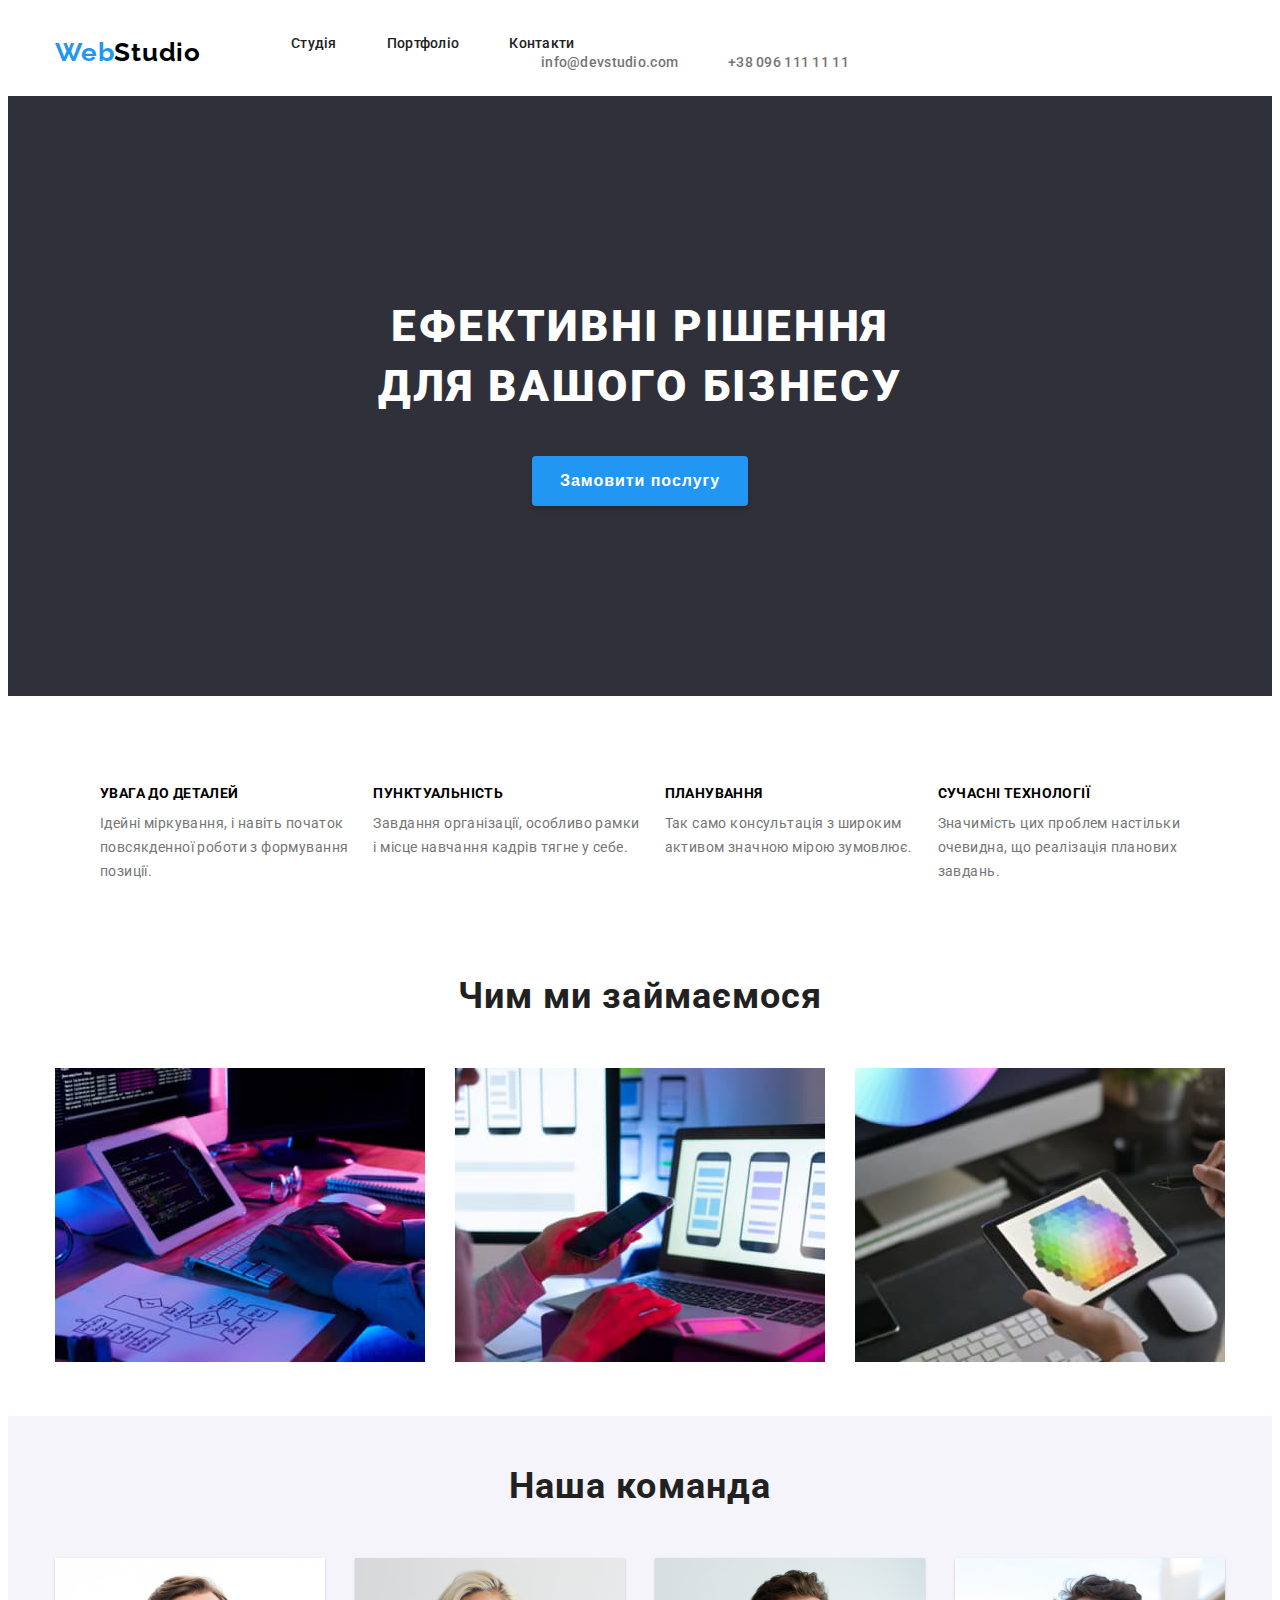
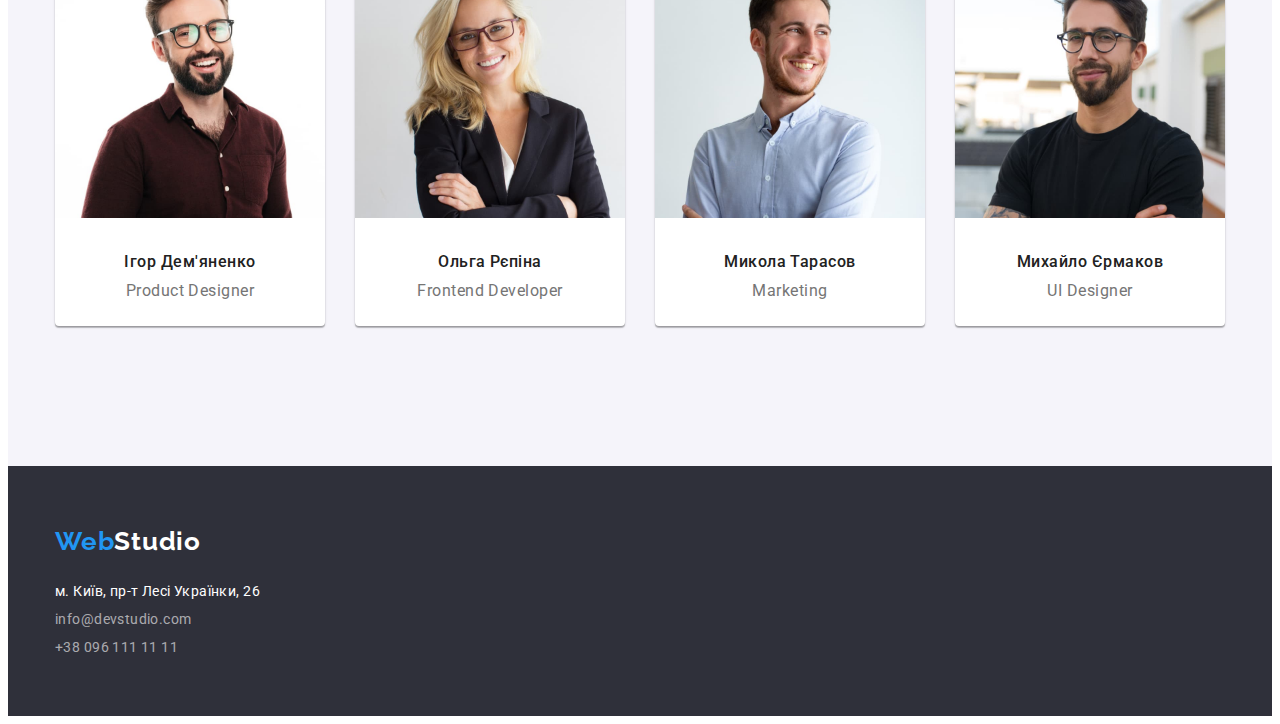
<file: index.html>
<!DOCTYPE html>
<html lang="uk">
  <head>
    <meta charset="UTF-8" />
    <meta http-equiv="X-UA-Compatible" content="IE=edge" />
    <meta name="viewport" content="width=device-width, initial-scale=1.0" />
    <title>WebStudio</title>
    <link rel="stylesheet" href="./css/styles.css" />
    <link rel="preconnect" href="https://fonts.googleapis.com" />
    <link rel="preconnect" href="https://fonts.gstatic.com" crossorigin />
    <link
      href="https://fonts.googleapis.com/css2?family=Raleway:wght@700&family=Roboto:wght@400;500;700;900&display=swap"
      rel="stylesheet"
    />
  </head>
  <body>
    <header class="page-header">
      <div class="container-header">
        <a class="header-logo" href="./index.html"
          ><span style="color: #2196f3">Web</span>Studio</a
        >
        <nav>
          <ul class="header-nav">
            <li class="header-li list">
              <a class="header-link" href="./index.html">Студія</a>
            </li>
            <li class="header-li list">
              <a class="header-link" href="./portfolio.html">Портфоліо</a>
            </li>
            <li class="header-li list">
              <a class="header-link" href="#contacts">Контакти</a>
            </li>
          </ul>
          <ul class="header-contacts">
            <li class="header-contacts-li list">
              <a class="header-contacts-link" href="mailto:info@devstudio.com"
                >info@devstudio.com</a
              >
            </li>
            <li class="header-contacts-li list">
              <a class="header-contacts-link" href="tel:+380961111111"
                >+38 096 111 11 11</a
              >
            </li>
          </ul>
        </nav>
      </div>
    </header>
    <main>
      <div class="container-main">
        <section class="main-section">
          <h1>
            Ефективні рішення<br />
            для вашого бізнесу
          </h1>
          <button class="main-button" type="button">Замовити послугу</button>
        </section>
      </div>
      <section class="features-section">
        <h2 class="visually-hidden">Наші особливості</h2>
        <ul class="features-section-ul">
          <li class="features-section-li list">
            <h3>Увага до деталей</h3>
            <p>
              Ідейні міркування, і навіть початок<br />
              повсякденної роботи з формування<br />
              позиції.
            </p>
          </li>
          <li class="features-section-li list">
            <h3>Пунктуальність</h3>
            <p>
              Завдання організації, особливо рамки<br />
              і місце навчання кадрів тягне у себе.
            </p>
          </li>
          <li class="features-section-li list">
            <h3>Планування</h3>
            <p>
              Так само консультація з широким<br />
              активом значною мірою зумовлює.
            </p>
          </li>
          <li class="features-section-li list">
            <h3>Сучасні технології</h3>
            <p>
              Значимість цих проблем настільки<br />
              очевидна, що реалізація планових<br />
              завдань.
            </p>
          </li>
        </ul>
      </section>
      <section class="img-items">
        <h2>Чим ми займаємося</h2>
        <ul class="img-ul list">
          <li>
            <img
              src="./images/img1.jpg"
              alt="Зображення компьютеру планшету та клавіатури"
              width="370"
            />
          </li>
          <li>
            <img
              src="./images/img2.jpg"
              alt="Зображення телефону та екрану компьютера"
              width="370"
            />
          </li>
          <li>
            <img
              src="./images/img3.jpg"
              alt="Зображення планшету"
              width="370"
            />
          </li>
        </ul>
      </section>
      <section class="team-section">
        <h2>Наша команда</h2>
        <ul class="team-section-ul">
          <li class="team-section-li list">
            <img
              src="./images/img4.jpg"
              alt="Фото Ігорф Дем'яненко"
              width="270"
            />
            <h3>Ігор Дем'яненко</h3>
            <p>Product Designer</p>
          </li>
          <li class="team-section-li list">
            <img src="./images/img5.jpg" alt="Фото Ольги Рєпіної" width="270" />
            <h3>Ольга Рєпіна</h3>
            <p>Frontend Developer</p>
          </li>
          <li class="team-section-li list">
            <img
              src="./images/img6.jpg"
              alt="Фото Миколи Тарасова"
              width="270"
            />
            <h3>Микола Тарасов</h3>
            <p>Marketing</p>
          </li>
          <li class="team-section-li list">
            <img
              src="./images/img7.jpg"
              alt="Фото Михайла Єрмакова"
              width="270"
            />
            <h3>Михайло Єрмаков</h3>
            <p>UI Designer</p>
          </li>
        </ul>
      </section>
    </main>
    <footer>
      <div class="container-footer">
        <a class="logo-footer" href="./index.html"
          ><span style="color: #2196f3">Web</span>Studio</a
        >
        <address>
          <ul class="footer-ul" id="contacts">
            <li class="footer-li list">
              <a
                class="footer-address"
                href="https://goo.gl/maps/fCmVy85zuMWWHmQd8"
                target="_blank"
                rel="noopener noreferrer nofollow"
                >м. Київ, пр-т Лесі Українки, 26</a
              >
            </li>
            <li class="footer-li list">
              <a class="footer-link" href="mailto:info@devstudio.com"
                >info@devstudio.com</a
              >
            </li>
            <li class="footer-li list">
              <a class="footer-link" href="tel:+380961111111"
                >+38 096 111 11 11</a
              >
            </li>
          </ul>
        </address>
      </div>
    </footer>
  </body>
</html>
</file>
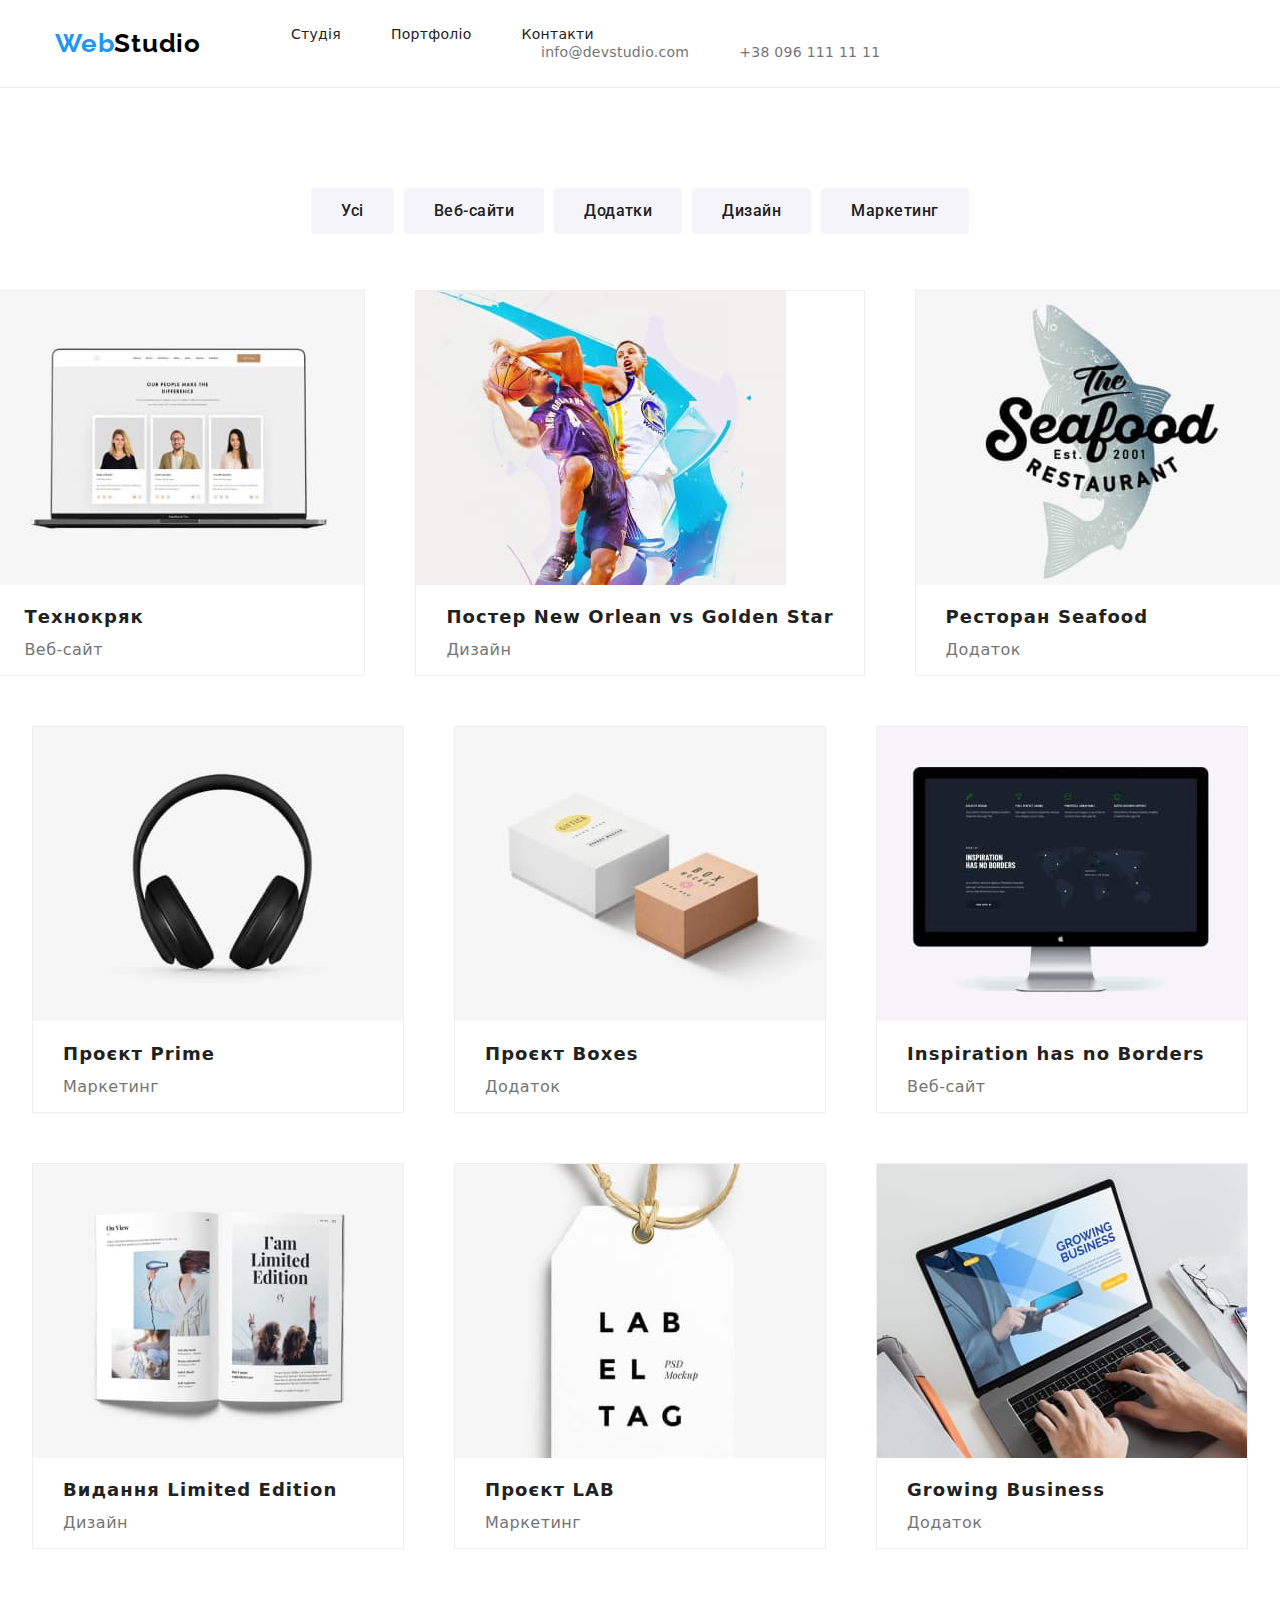
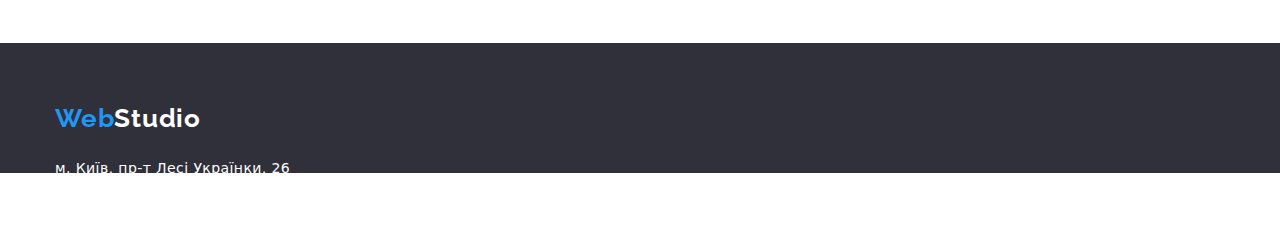
<file: portfolio.html>
<!DOCTYPE html>
<html lang="uk">
  <head>
    <meta charset="UTF-8" />
    <meta http-equiv="X-UA-Compatible" content="IE=edge" />
    <meta name="viewport" content="width=device-width, initial-scale=1.0" />
    <title>WebStudio</title>
    <link rel="stylesheet" href="./css/styles.css" />
    <link rel="stylesheet" href="./css/modern-normalize.css" />
    <link rel="preconnect" href="https://fonts.googleapis.com" />
    <link rel="preconnect" href="https://fonts.gstatic.com" crossorigin />
    <link
      href="https://fonts.googleapis.com/css2?family=Raleway:wght@700&family=Roboto:wght@400;500;700;900&display=swap"
      rel="stylesheet"
    />
  </head>
  <body>
    <header class="page-header">
      <div class="container-header">
        <a class="header-logo" href="./index.html"
          ><span style="color: #2196f3">Web</span>Studio</a
        >
        <nav>
          <ul class="header-nav">
            <li class="header-li list">
              <a class="header-link" href="./index.html">Студія</a>
            </li>
            <li class="header-li list">
              <a class="header-link" href="./portfolio.html">Портфоліо</a>
            </li>
            <li class="header-li list">
              <a class="header-link" href="#contacts">Контакти</a>
            </li>
          </ul>
          <ul class="header-contacts">
            <li class="header-contacts-li list">
              <a class="header-contacts-link" href="mailto:info@devstudio.com"
                >info@devstudio.com</a
              >
            </li>
            <li class="header-contacts-li list">
              <a class="header-contacts-link" href="tel:+380961111111"
                >+38 096 111 11 11</a
              >
            </li>
          </ul>
        </nav>
      </div>
    </header>
    <div class="line-header"></div>
    <main class="portfolio-buttons-main">
      <div class="container-portfolio">
        <section>
          <ul class="buttons-main-section">
            <li class="list">
              <button class="button-main-section" type="button">Усі</button>
            </li>
            <li class="list">
              <button class="button-main-section" type="button">
                Веб-сайти
              </button>
            </li>
            <li class="list">
              <button class="button-main-section" type="button">Додатки</button>
            </li>
            <li class="list">
              <button class="button-main-section" type="button">Дизайн</button>
            </li>
            <li class="list">
              <button class="button-main-section" type="button">
                Маркетинг
              </button>
            </li>
          </ul>
          <ul class="img-section list">
            <li class="img-portfolio">
              <a class="a-img-portfolio" href="#">
                <img
                  src="./images/img8.jpg"
                  alt="Веб-сайт відкритий на компьютері"
                />
                <h3>Технокряк</h3>
                <p>Веб-сайт</p>
              </a>
            </li>
            <li class="img-portfolio">
              <a class="a-img-portfolio" href="#">
                <img src="./images/img9.jpg" alt="Хлопці грають в баскетбол" />
                <h3>Постер New Orlean vs Golden Star</h3>
                <p>Дизайн</p>
              </a>
            </li>
            <li class="img-portfolio">
              <a class="a-img-portfolio" href="#">
                <img src="./images/img10.jpg" alt="Логотип ресторану" />
                <h3>Ресторан Seafood</h3>
                <p>Додаток</p>
              </a>
            </li>
            <li class="img-portfolio">
              <a class="a-img-portfolio" href="#">
                <img src="./images/img11.jpg" alt="Навушники" />
                <h3>Проєкт Prime</h3>
                <p>Маркетинг</p>
              </a>
            </li>
            <li class="img-portfolio">
              <a class="a-img-portfolio" href="#">
                <img src="./images/img12.jpg" alt="Дві коробки" />
                <h3>Проєкт Boxes</h3>
                <p>Додаток</p>
              </a>
            </li>
            <li class="img-portfolio">
              <a class="a-img-portfolio" href="#">
                <img
                  src="./images/img13.jpg"
                  alt="Веб-сайт відкритий на екрані компьютера"
                />
                <h3>Inspiration has no Borders</h3>
                <p>Веб-сайт</p>
              </a>
            </li>
            <li class="img-portfolio">
              <a class="a-img-portfolio" href="#">
                <img src="./images/img14.jpg" alt="Журнал" />
                <h3>Видання Limited Edition</h3>
                <p>Дизайн</p>
              </a>
            </li>
            <li class="img-portfolio">
              <a class="a-img-portfolio" href="#">
                <img src="./images/img15.jpg" alt="Бірка з написом" />
                <h3>Проєкт LAB</h3>
                <p>Маркетинг</p>
              </a>
            </li>
            <li class="img-portfolio">
              <a class="a-img-portfolio" href="#">
                <img
                  src="./images/img16.jpg"
                  alt="Веб-сайт відкритий на ноутбуці"
                />
                <h3>Growing Business</h3>
                <p>Додаток</p>
              </a>
            </li>
          </ul>
        </section>
      </div>
    </main>
    <footer>
      <div class="container-footer">
        <a class="logo-footer" href="./index.html"
          ><span style="color: #2196f3">Web</span>Studio</a
        >
        <address>
          <ul class="footer-ul" id="contacts">
            <li class="footer-li list">
              <a
                class="footer-address"
                href="https://goo.gl/maps/fCmVy85zuMWWHmQd8"
                target="_blank"
                rel="noopener noreferrer nofollow"
                >м. Київ, пр-т Лесі Українки, 26</a
              >
            </li>
            <li class="footer-li list">
              <a class="footer-link" href="mailto:info@devstudio.com"
                >info@devstudio.com</a
              >
            </li>
            <li class="footer-li list">
              <a class="footer-link" href="tel:+380961111111"
                >+38 096 111 11 11</a
              >
            </li>
          </ul>
        </address>
      </div>
    </footer>
  </body>
</html>
</file>
<file: css/styles.css>
/* Я все таки сделала разные контейнеры для футера и для хедера.
Но если нужно чтобы был только один для всех блоков - могу поменять.
Не судите строго :) 
Аня */

body {
  font-family: "Roboto", sans-serif;
  height: 100%;
  background-color: white;
}
p,
h1,
h2,
h3,
h4,
h5,
h6 {
  margin: 0;
}

ul,
ol {
  margin: 0;
  padding-left: 0;
}

.container-header {
  width: 1200px;
  padding-left: 15px;
  padding-right: 15px;
  margin: 0 auto;
  display: flex;
  justify-content: center;
  align-items: center;
  box-sizing: border-box;
  padding-top: 25px;
  padding-bottom: 25px;
}

.list {
  list-style: none;
}

.header-logo {
  text-decoration: none;
  font-family: "Raleway";
  font-weight: 700;
  font-size: 26px;
  line-height: 1.19;
  letter-spacing: 0.03em;
  color: #000;
}

.header-link {
  font-weight: 500;
  font-size: 14px;
  line-height: 1.14;
  letter-spacing: 0.02em;
  color: #212121;
  text-decoration: none;
}
.header-link:hover,
.header-link:focus {
  color: #2196f3;
}

.header-nav {
  box-sizing: border-box;
  padding-left: 90px;
  display: inline-flex;
  gap: 50px;
}

.header-li {
  display: inline; /* Отображать как строчный элемент */
}
.header-contacts {
  box-sizing: border-box;
  padding-left: 340px;
  display: inline-flex;
  gap: 50px;
}
.header-contacts-li {
  display: inline; /* Отображать как строчный элемент */
}
.header-contacts-link {
  font-weight: 500;
  font-size: 14px;
  line-height: 1.14;
  letter-spacing: 0.02em;
  color: #757575;
  text-decoration: none;
}
.header-contacts-link:hover,
.header-contacts-link:focus {
  color: #2196f3;
}
.line-header {
  border-bottom: 1px solid #ececec;
}
.main-section {
  display: block;
  align-items: center;
  background-color: #2f303a;
  width: 100%;
  height: 600px;
}
.main-section > h1 {
  font-style: normal;
  font-weight: 900;
  font-size: 44px;
  line-height: calc(60 / 44);
  letter-spacing: 0.06em;
  color: white;
  text-transform: uppercase;
  text-align: center;
  padding-top: 200px;
  padding-bottom: 40px;
}
.main-button {
  font-weight: 700;
  font-size: 16px;
  line-height: 1.87;
  /* identical to box height, or 188% */
  text-align: center;
  letter-spacing: 0.06em;
  color: white;
  margin: 0 auto;
  display: block;
  width: 216px;
  height: 50px;
  left: 692px;
  top: 430px;
  background: #2196f3;
  box-shadow: 0px 4px 4px rgba(0, 0, 0, 0.15);
  border-radius: 4px;
  border: none;
}

h2 {
  font-weight: 700;
  font-size: 36px;
  line-height: 1.16;
  text-align: center;
  letter-spacing: 0.03em;
  color: #212121;
}
h3 {
  font-style: normal;
  font-weight: 700;
  font-size: 14px;
  line-height: 1.14;
  letter-spacing: 0.03em;
  text-transform: uppercase;
}

.team-section-li > h3 {
  font-style: normal;
  font-weight: 500;
  font-size: 16px;
  line-height: calc(19 / 16);
  /* identical to box height */

  text-align: center;
  letter-spacing: 0.03em;

  color: #212121;
  text-transform: capitalize;
}

p {
  font-style: normal;
  font-weight: 400;
  font-size: 14px;
  line-height: 1.71;
  letter-spacing: 0.03em;
  color: #757575;
}
.team-section-li > p {
  font-weight: 400;
  font-size: 16px;
  line-height: calc(19 / 16);
  text-align: center;
  letter-spacing: 0.03em;

  color: #757575;
}

.features-section-ul {
  padding-top: 90px;
  padding-bottom: 90px;
  display: flex;
  flex-direction: row;
  justify-content: center;
  align-items: flex-start;
  gap: 25px;
  height: 100px;
  width: 100%;
}

.features-section-li > h3 {
  padding-bottom: 10px;
}

.a-img-portfolio > h3 {
  font-weight: 700;
  font-size: 18px;
  line-height: calc(36 / 18);
  /* identical to box height, or 200% */
  letter-spacing: 0.06em;
  color: #212121;
}
.a-img-portfolio > p {
  font-weight: 400;
  font-size: 16px;
  line-height: calc(30 / 16);
  letter-spacing: 0.03em;
  color: #757575;
}
.img-items > h2 {
  padding-bottom: 50px;
}
.img-ul {
  display: flex;
  flex-direction: row;
  justify-content: center;
  gap: 30px;
  padding-bottom: 50px;
}

.team-section {
  padding-top: 50px;
  width: 100%;
  height: 600px;
  background: #f5f4fa;
}
.team-section-ul {
  padding-top: 50px;
  display: flex;
  flex-direction: row;
  justify-content: center;
  gap: 30px;
}

.team-section-li {
  width: 270px;
  height: 368px;
  background: #ffffff;
  box-shadow: 0px 1px 3px rgba(0, 0, 0, 0.12), 0px 1px 1px rgba(0, 0, 0, 0.14),
    0px 2px 1px rgba(0, 0, 0, 0.2);
  border-radius: 0px 0px 4px 4px;
  display: inline-block;
}
.team-section-li > h3 {
  padding-top: 30px;
  text-align: center;
}
.team-section-li > p {
  padding-top: 10px;
  padding-bottom: 30px;
  text-align: center;
}
footer {
  width: 100%;
  height: 130px;
  background: #2f303a;
  padding-top: 60px;
  padding-bottom: 60px;
}
.container-footer {
  width: 1200px;
  padding-left: 15px;
  padding-right: 15px;
  margin: 0 auto;
  display: flex;
  flex-direction: column;
  justify-content: flex-start;
  box-sizing: border-box;
}

.logo-footer {
  text-decoration: none;
  font-family: "Raleway";
  font-weight: 700;
  font-size: 26px;
  line-height: 1.19;
  /* identical to box height */
  letter-spacing: 0.03em;
  color: #fff;
  padding-bottom: 20px;
}

.footer-address {
  font-style: normal;
  text-decoration: none;
  font-weight: 400;
  font-size: 14px;
  line-height: 2;
  /* or 171% */
  letter-spacing: 0.03em;
  color: #ffffff;
}
.footer-link {
  text-decoration: none;
  font-style: normal;
  font-weight: 400;
  font-size: 14px;
  line-height: 2;
  /* or 171% */
  letter-spacing: 0.03em;
  color: rgba(255, 255, 255, 0.6);
}
.container-portfolio {
  width: 1200px;
  padding-left: 15px;
  padding-right: 15px;
  margin: 0 auto;
  display: flex;
  justify-content: center;
  align-items: center;
  box-sizing: border-box;
}
.buttons-main-section {
  width: 1600px;
  padding-top: 100px;
  display: flex;
  flex-direction: row;
  justify-content: center;
  gap: 10px;
}

.button-main-section {
  font-family: "Roboto";
  /* тут я оставила font family без него
  шрифт отображается не верно*/
  font-style: normal;
  background: #f5f4fa;
  font-weight: 500;
  font-size: 16px;
  line-height: calc(26 / 16);
  padding: 10px 30px;
  text-align: center;
  letter-spacing: 0.03em;
  color: #212121;
  border-radius: 4px;
  border: none;
}

.button-main-section:hover,
.button-main-section:focus {
  background: #2196f3;
  color: white;
  box-shadow: 0px 3px 1px rgba(0, 0, 0, 0.1), 0px 1px 2px rgba(0, 0, 0, 0.08),
    0px 2px 2px rgba(0, 0, 0, 0.12);
}

.img-section {
  padding-top: 56px;
  padding-bottom: 94px;
  display: flex;
  flex-direction: row;
  justify-content: center;
  flex-wrap: wrap;
  gap: 50px;
  width: 1600px;
}
.img-portfolio {
  border: 1px solid #eeeeee;
}
.img-portfolio:hover,
.img-portfolio:focus {
  box-shadow: 0px 1px 1px rgba(0, 0, 0, 0.12), 0px 4px 4px rgba(0, 0, 0, 0.06),
    1px 4px 6px rgba(0, 0, 0, 0.16);
}
.img-portfolio > a {
  text-decoration: none;
  font-style: normal;
}
.img-portfolio > a > h3 {
  text-transform: none;
  padding: 10px 30px 0;
}
.img-portfolio > a > p {
  padding: 0 30px 10px;
}
/* прячу заголовок */
h2.visually-hidden {
  position: absolute;
  width: 1px;
  height: 1px;
  margin: -1px;
  border: 0;
  padding: 0;

  white-space: nowrap;
  clip-path: inset(100%);
  clip: rect(0 0 0 0);
  overflow: hidden;
}
</file>
